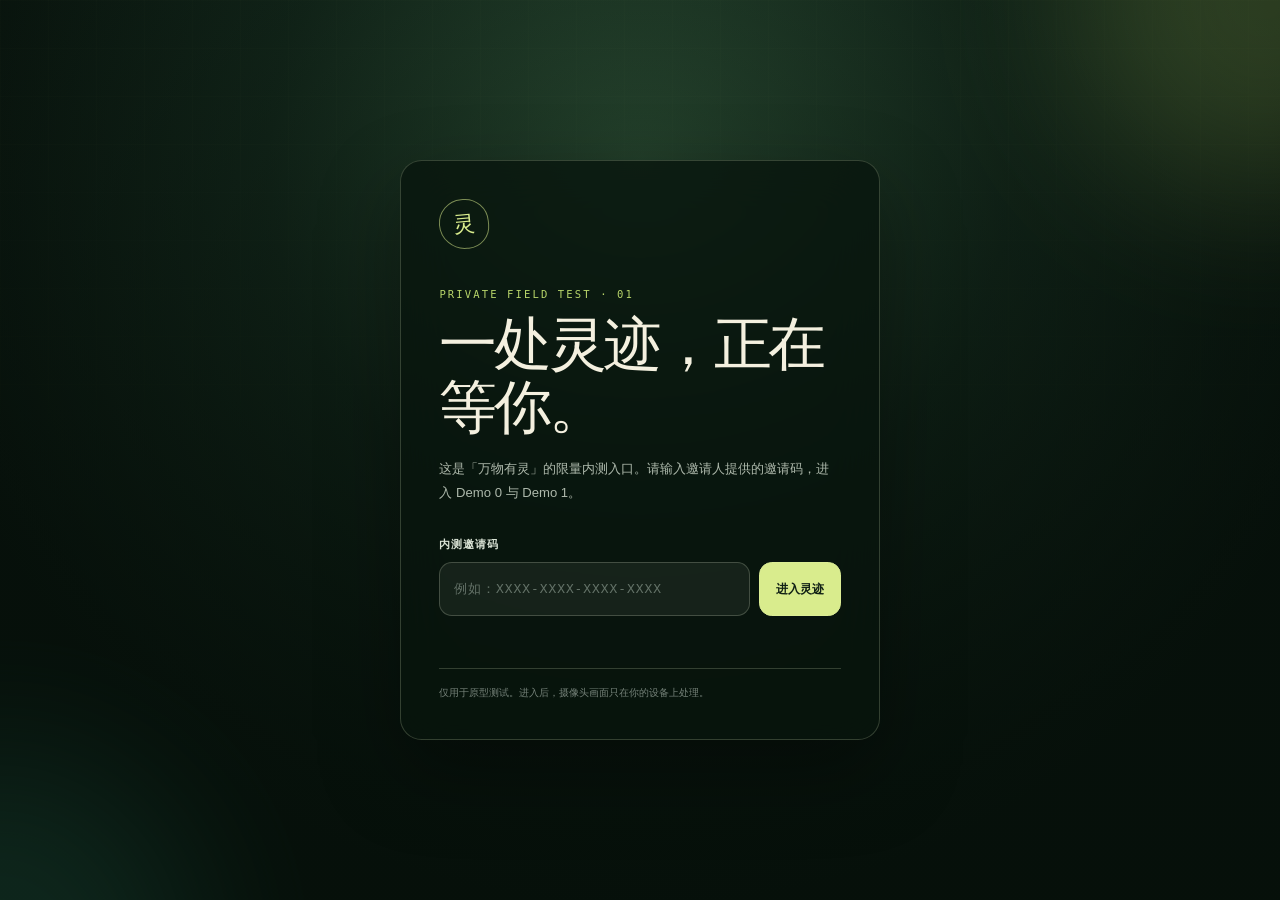
<file: index.html>
<!DOCTYPE html><html lang="zh-CN"><head><meta charSet="utf-8"/><meta name="viewport" content="width=device-width, initial-scale=1"/><link rel="stylesheet" href="/assets/index-BsbDA67g.css" data-rsc-css-href="/assets/index-BsbDA67g.css" data-precedence="vite-rsc/importer-resources"/><link rel="modulepreload" href="/assets/layout-segment-context-DZPkjuBg.js" crossorigin=""/><link rel="modulepreload" href="/assets/rolldown-runtime-S-ySWqyJ.js" crossorigin=""/><link rel="modulepreload" href="/assets/index-CpuHXB1q.js" crossorigin=""/><link rel="modulepreload" href="/assets/framework-CXnKph_e.js" crossorigin=""/><link rel="modulepreload" href="/assets/SpiritExperience-D_e4L68l.js" crossorigin=""/><title>万物有灵 · Demo 0</title><meta name="description" content="把现实中的一张识别卡，变成可对话、可选择、会记住你的互动叙事入口。"/><meta name="robots" content="noindex, nofollow, nocache"/><meta name="googlebot" content="noindex, nofollow, noimageindex"/><meta property="og:title" content="万物有灵 · Demo 0"/><meta property="og:description" content="把现实中的一张识别卡，变成可对话、可选择、会记住你的互动叙事入口。"/><meta property="og:type" content="website"/><meta property="og:image" content="http://localhost:3000/og.png"/><meta property="og:image:width" content="1672"/><meta property="og:image:height" content="941"/><meta name="twitter:card" content="summary_large_image"/><meta name="twitter:title" content="万物有灵 · Demo 0"/><meta name="twitter:description" content="把现实中的一张识别卡，变成可对话、可选择、会记住你的互动叙事入口。"/><meta name="twitter:image" content="http://localhost:3000/og.png"/><link rel="icon" href="http://localhost:3000/assets/yaya.png"/><link rel="apple-touch-icon" href="http://localhost:3000/assets/yaya.png"/><meta name="theme-color" content="#0b1711"/><script type="importmap">{"imports":{"three":"/vendor/three/three.module.js","three/addons/":"/vendor/three/addons/"}}</script></head><body><main class="invite-shell"><div class="invite-ambient invite-ambient-one" aria-hidden="true"></div><div class="invite-ambient invite-ambient-two" aria-hidden="true"></div><section class="invite-card" aria-labelledby="invite-title"><div class="invite-mark" aria-hidden="true">灵</div><p class="invite-kicker">PRIVATE FIELD TEST · 01</p><h1 id="invite-title">一处灵迹，正在等你。</h1><p class="invite-lede">这是「万物有灵」的限量内测入口。请输入邀请人提供的邀请码，进入 Demo 0 与 Demo 1。</p><form class="invite-form"><label for="invite-code">内测邀请码</label><div class="invite-input-row"><input id="invite-code" type="text" placeholder="例如：XXXX-XXXX-XXXX-XXXX" autoComplete="off" autoCapitalize="characters" spellCheck="false" enterKeyHint="go" aria-describedby="invite-help invite-error" name="invite-code" value=""/><button type="submit">进入灵迹</button></div><p id="invite-error" class="invite-error " aria-live="polite"> </p></form><p id="invite-help" class="invite-help">仅用于原型测试。进入后，摄像头画面只在你的设备上处理。</p></section></main><script id="_R_">import("/assets/index-CpuHXB1q.js")</script></body></html><script>self.__VINEXT_RSC_PARAMS__={}</script><script>self.__VINEXT_RSC_NAV__={"pathname":"/","searchParams":[]}</script><link rel="modulepreload" href="/assets/index-CpuHXB1q.js" />
<script>self.__VINEXT_RSC_CHUNKS__=self.__VINEXT_RSC_CHUNKS__||[];self.__VINEXT_RSC_CHUNKS__.push("2:I[\"8c0f216c4604\",[],\"Children\",1]\n3:I[\"15c18cfaeeff\",[],\"LayoutSegmentProvider\",1]\n4:I[\"8c0f216c4604\",[],\"Slot\",1]\n5:I[\"593f344dc510\",[],\"RedirectBoundary\",1]\n:HL[\"/assets/index-BsbDA67g.css\",\"style\"]\n")</script><script>self.__VINEXT_RSC_CHUNKS__=self.__VINEXT_RSC_CHUNKS__||[];self.__VINEXT_RSC_CHUNKS__.push("0:{\"__route\":\"route:/\",\"__interceptionContext\":null,\"__layoutIds\":[\"layout:/\"],\"__rootLayout\":\"/\",\"page:/\":\"$L1\",\"layout:/\":[[[[\"$\",\"link\",\"css:/assets/index-BsbDA67g.css\",{\"rel\":\"stylesheet\",\"precedence\":\"vite-rsc/importer-resources\",\"href\":\"/assets/index-BsbDA67g.css\",\"data-rsc-css-href\":\"/assets/index-BsbDA67g.css\"}],\"$undefined\"],[\"$\",\"html\",null,{\"lang\":\"zh-CN\",\"children\":[[\"$\",\"head\",null,{\"children\":[\"$\",\"script\",null,{\"type\":\"importmap\",\"dangerouslySetInnerHTML\":{\"__html\":\"{\\\"imports\\\":{\\\"three\\\":\\\"/vendor/three/three.module.js\\\",\\\"three/addons/\\\":\\\"/vendor/three/addons/\\\"}}\"}}]}],[\"$\",\"body\",null,{\"children\":[\"$\",\"$L2\",null,{}]}]]}]],null],\"route:/\":[[[\"$\",\"meta\",null,{\"charSet\":\"utf-8\"}],[[\"$\",\"title\",\"0\",{\"children\":\"万物有灵 · Demo 0\"}],[\"$\",\"meta\",\"1\",{\"name\":\"description\",\"content\":\"把现实中的一张识别卡，变成可对话、可选择、会记住你的互动叙事入口。\"}],[\"$\",\"meta\",\"2\",{\"name\":\"robots\",\"content\":\"noindex, nofollow, nocache\"}],[\"$\",\"meta\",\"3\",{\"name\":\"googlebot\",\"content\":\"noindex, nofollow, noimageindex\"}],[\"$\",\"meta\",\"4\",{\"property\":\"og:title\",\"content\":\"万物有灵 · Demo 0\"}],[\"$\",\"meta\",\"5\",{\"property\":\"og:description\",\"content\":\"把现实中的一张识别卡，变成可对话、可选择、会记住你的互动叙事入口。\"}],[\"$\",\"meta\",\"6\",{\"property\":\"og:type\",\"content\":\"website\"}],[\"$\",\"meta\",\"7\",{\"property\":\"og:image\",\"content\":\"http://localhost:3000/og.png\"}],[\"$\",\"meta\",\"8\",{\"property\":\"og:image:width\",\"content\":\"1672\"}],[\"$\",\"meta\",\"9\",{\"property\":\"og:image:height\",\"content\":\"941\"}],[\"$\",\"meta\",\"10\",{\"name\":\"twitter:card\",\"content\":\"summary_large_image\"}],[\"$\",\"meta\",\"11\",{\"name\":\"twitter:title\",\"content\":\"万物有灵 · Demo 0\"}],[\"$\",\"meta\",\"12\",{\"name\":\"twitter:description\",\"content\":\"把现实中的一张识别卡，变成可对话、可选择、会记住你的互动叙事入口。\"}],[\"$\",\"meta\",\"13\",{\"name\":\"twitter:image\",\"content\":\"http://localhost:3000/og.png\"}],[\"$\",\"link\",\"14\",{\"rel\":\"icon\",\"href\":\"http://localhost:3000/assets/yaya.png\"}],[\"$\",\"link\",\"15\",{\"rel\":\"apple-touch-icon\",\"href\":\"http://localhost:3000/assets/yaya.png\"}]],[[\"$\",\"meta\",\"0\",{\"name\":\"viewport\",\"content\":\"width=device-width, initial-scale=1\"}],[\"$\",\"meta\",\"1\",{\"name\":\"theme-color\",\"content\":\"#0b1711\"}]]],[\"$\",\"$L3\",null,{\"segmentMap\":{\"children\":[]},\"children\":[\"$\",\"$L4\",null,{\"id\":\"layout:/\",\"parallelSlots\":\"$undefined\",\"children\":[\"$\",\"$L5\",null,{\"children\":[\"$\",\"$L3\",null,{\"segmentMap\":{\"children\":[]},\"children\":[\"$\",\"$L4\",null,{\"id\":\"page:/\"}]}]}]}]}]],\"__layoutFlags\":{\"layout:/\":\"s\"},\"__artifactCompatibility\":{\"schemaVersion\":1,\"graphVersion\":\"app-route-graph:4uhn5s1wvoptc\",\"deploymentVersion\":\"c8715518-3ece-4718-96cf-eecc78c6c445\",\"appElementsSchemaVersion\":1,\"rscPayloadSchemaVersion\":1,\"rootBoundaryId\":\"/\",\"renderEpoch\":null}}\n")</script><script>self.__VINEXT_RSC_CHUNKS__=self.__VINEXT_RSC_CHUNKS__||[];self.__VINEXT_RSC_CHUNKS__.push("6:I[\"be9ac6d114c8\",[],\"default\",1]\n1:[\"$\",\"$L6\",null,{\"level\":0}]\n")</script><script>self.__VINEXT_RSC_DONE__=true</script>
</file>
<file: assets/index-BsbDA67g.css>
/*! tailwindcss v4.2.1 | MIT License | https://tailwindcss.com */
@layer properties{@supports (((-webkit-hyphens:none)) and (not (margin-trim:inline))) or ((-moz-orient:inline) and (not (color:rgb(from red r g b)))){*,:before,:after,::backdrop{--tw-rotate-x:initial;--tw-rotate-y:initial;--tw-rotate-z:initial;--tw-skew-x:initial;--tw-skew-y:initial;--tw-shadow:0 0 #0000;--tw-shadow-color:initial;--tw-shadow-alpha:100%;--tw-inset-shadow:0 0 #0000;--tw-inset-shadow-color:initial;--tw-inset-shadow-alpha:100%;--tw-ring-color:initial;--tw-ring-shadow:0 0 #0000;--tw-inset-ring-color:initial;--tw-inset-ring-shadow:0 0 #0000;--tw-ring-inset:initial;--tw-ring-offset-width:0px;--tw-ring-offset-color:#fff;--tw-ring-offset-shadow:0 0 #0000;--tw-outline-style:solid;--tw-blur:initial;--tw-brightness:initial;--tw-contrast:initial;--tw-grayscale:initial;--tw-hue-rotate:initial;--tw-invert:initial;--tw-opacity:initial;--tw-saturate:initial;--tw-sepia:initial;--tw-drop-shadow:initial;--tw-drop-shadow-color:initial;--tw-drop-shadow-alpha:100%;--tw-drop-shadow-size:initial}}}@layer theme{:root,:host{--font-sans:ui-sans-serif, system-ui, sans-serif, "Apple Color Emoji", "Segoe UI Emoji", "Segoe UI Symbol", "Noto Color Emoji";--font-mono:ui-monospace, SFMono-Regular, Menlo, Monaco, Consolas, "Liberation Mono", "Courier New", monospace;--spacing:.25rem;--default-transition-duration:.15s;--default-transition-timing-function:cubic-bezier(.4, 0, .2, 1);--default-font-family:var(--font-sans);--default-mono-font-family:var(--font-mono)}}@layer base{*,:after,:before,::backdrop{box-sizing:border-box;border:0 solid;margin:0;padding:0}::file-selector-button{box-sizing:border-box;border:0 solid;margin:0;padding:0}html,:host{-webkit-text-size-adjust:100%;tab-size:4;line-height:1.5;font-family:var(--default-font-family,ui-sans-serif, system-ui, sans-serif, "Apple Color Emoji", "Segoe UI Emoji", "Segoe UI Symbol", "Noto Color Emoji");font-feature-settings:var(--default-font-feature-settings,normal);font-variation-settings:var(--default-font-variation-settings,normal);-webkit-tap-highlight-color:transparent}hr{height:0;color:inherit;border-top-width:1px}abbr:where([title]){-webkit-text-decoration:underline dotted;text-decoration:underline dotted}h1,h2,h3,h4,h5,h6{font-size:inherit;font-weight:inherit}a{color:inherit;-webkit-text-decoration:inherit;-webkit-text-decoration:inherit;-webkit-text-decoration:inherit;-webkit-text-decoration:inherit;text-decoration:inherit}b,strong{font-weight:bolder}code,kbd,samp,pre{font-family:var(--default-mono-font-family,ui-monospace, SFMono-Regular, Menlo, Monaco, Consolas, "Liberation Mono", "Courier New", monospace);font-feature-settings:var(--default-mono-font-feature-settings,normal);font-variation-settings:var(--default-mono-font-variation-settings,normal);font-size:1em}small{font-size:80%}sub,sup{vertical-align:baseline;font-size:75%;line-height:0;position:relative}sub{bottom:-.25em}sup{top:-.5em}table{text-indent:0;border-color:inherit;border-collapse:collapse}:-moz-focusring{outline:auto}progress{vertical-align:baseline}summary{display:list-item}ol,ul,menu{list-style:none}img,svg,video,canvas,audio,iframe,embed,object{vertical-align:middle;display:block}img,video{max-width:100%;height:auto}button,input,select,optgroup,textarea{font:inherit;font-feature-settings:inherit;font-variation-settings:inherit;letter-spacing:inherit;color:inherit;opacity:1;background-color:#0000;border-radius:0}::file-selector-button{font:inherit;font-feature-settings:inherit;font-variation-settings:inherit;letter-spacing:inherit;color:inherit;opacity:1;background-color:#0000;border-radius:0}:where(select:is([multiple],[size])) optgroup{font-weight:bolder}:where(select:is([multiple],[size])) optgroup option{padding-inline-start:20px}::file-selector-button{margin-inline-end:4px}::placeholder{opacity:1}@supports (not ((-webkit-appearance:-apple-pay-button))) or (contain-intrinsic-size:1px){::placeholder{color:currentColor}@supports (color:color-mix(in lab, red, red)){::placeholder{color:color-mix(in oklab, currentcolor 50%, transparent)}}}textarea{resize:vertical}::-webkit-search-decoration{-webkit-appearance:none}::-webkit-date-and-time-value{min-height:1lh;text-align:inherit}::-webkit-datetime-edit{display:inline-flex}::-webkit-datetime-edit-fields-wrapper{padding:0}::-webkit-datetime-edit{padding-block:0}::-webkit-datetime-edit-year-field{padding-block:0}::-webkit-datetime-edit-month-field{padding-block:0}::-webkit-datetime-edit-day-field{padding-block:0}::-webkit-datetime-edit-hour-field{padding-block:0}::-webkit-datetime-edit-minute-field{padding-block:0}::-webkit-datetime-edit-second-field{padding-block:0}::-webkit-datetime-edit-millisecond-field{padding-block:0}::-webkit-datetime-edit-meridiem-field{padding-block:0}::-webkit-calendar-picker-indicator{line-height:1}:-moz-ui-invalid{box-shadow:none}button,input:where([type=button],[type=reset],[type=submit]){appearance:button}::file-selector-button{appearance:button}::-webkit-inner-spin-button{height:auto}::-webkit-outer-spin-button{height:auto}[hidden]:where(:not([hidden=until-found])){display:none!important}}@layer components;@layer utilities{.visible{visibility:visible}.absolute{position:absolute}.fixed{position:fixed}.relative{position:relative}.static{position:static}.start{inset-inline-start:var(--spacing)}.end{inset-inline-end:var(--spacing)}.container{width:100%}@media (width>=40rem){.container{max-width:40rem}}@media (width>=48rem){.container{max-width:48rem}}@media (width>=64rem){.container{max-width:64rem}}@media (width>=80rem){.container{max-width:80rem}}@media (width>=96rem){.container{max-width:96rem}}.block{display:block}.contents{display:contents}.grid{display:grid}.hidden{display:none}.table{display:table}.shrink{flex-shrink:1}.transform{transform:var(--tw-rotate-x,) var(--tw-rotate-y,) var(--tw-rotate-z,) var(--tw-skew-x,) var(--tw-skew-y,)}.resize{resize:both}.shadow{--tw-shadow:0 1px 3px 0 var(--tw-shadow-color,#0000001a), 0 1px 2px -1px var(--tw-shadow-color,#0000001a);box-shadow:var(--tw-inset-shadow), var(--tw-inset-ring-shadow), var(--tw-ring-offset-shadow), var(--tw-ring-shadow), var(--tw-shadow)}.ring{--tw-ring-shadow:var(--tw-ring-inset,) 0 0 0 calc(1px + var(--tw-ring-offset-width)) var(--tw-ring-color,currentcolor);box-shadow:var(--tw-inset-shadow), var(--tw-inset-ring-shadow), var(--tw-ring-offset-shadow), var(--tw-ring-shadow), var(--tw-shadow)}.outline{outline-style:var(--tw-outline-style);outline-width:1px}.blur{--tw-blur:blur(8px);filter:var(--tw-blur,) var(--tw-brightness,) var(--tw-contrast,) var(--tw-grayscale,) var(--tw-hue-rotate,) var(--tw-invert,) var(--tw-saturate,) var(--tw-sepia,) var(--tw-drop-shadow,)}.grayscale{--tw-grayscale:grayscale(100%);filter:var(--tw-blur,) var(--tw-brightness,) var(--tw-contrast,) var(--tw-grayscale,) var(--tw-hue-rotate,) var(--tw-invert,) var(--tw-saturate,) var(--tw-sepia,) var(--tw-drop-shadow,)}.invert{--tw-invert:invert(100%);filter:var(--tw-blur,) var(--tw-brightness,) var(--tw-contrast,) var(--tw-grayscale,) var(--tw-hue-rotate,) var(--tw-invert,) var(--tw-saturate,) var(--tw-sepia,) var(--tw-drop-shadow,)}.filter{filter:var(--tw-blur,) var(--tw-brightness,) var(--tw-contrast,) var(--tw-grayscale,) var(--tw-hue-rotate,) var(--tw-invert,) var(--tw-saturate,) var(--tw-sepia,) var(--tw-drop-shadow,)}.transition{transition-property:color,background-color,border-color,outline-color,text-decoration-color,fill,stroke,--tw-gradient-from,--tw-gradient-via,--tw-gradient-to,opacity,box-shadow,transform,translate,scale,rotate,filter,-webkit-backdrop-filter,backdrop-filter,display,content-visibility,overlay,pointer-events;transition-timing-function:var(--tw-ease,var(--default-transition-timing-function));transition-duration:var(--tw-duration,var(--default-transition-duration))}}:root{--ink:#f4f0df;--muted:#a9b6a6;--moss:#0b1711;--moss-soft:#13251b;--moss-bright:#1e3b28;--leaf:#b8d56a;--leaf-bright:#d9ec8d;--amber:#f1c76b;--line:#e1eec133;--panel:#0e1e15d1;--sans:"PingFang SC", "Hiragino Sans GB", "Microsoft YaHei", sans-serif;--serif:"Songti SC", "STSong", "Noto Serif CJK SC", serif}*{box-sizing:border-box}html{background:var(--moss);min-height:100%}body{background:var(--moss);min-height:100%;color:var(--ink);font-family:var(--sans);-webkit-font-smoothing:antialiased;-webkit-tap-highlight-color:transparent;margin:0}button,a{font:inherit}button{color:inherit}button:focus-visible,a:focus-visible,input:focus-visible{outline:2px solid var(--leaf-bright);outline-offset:3px}.invite-shell{min-height:100svh;padding:calc(1.5rem + env(safe-area-inset-top)) 1.25rem calc(1.5rem + env(safe-area-inset-bottom));isolation:isolate;background:linear-gradient(#06100a33,#06100ae0),radial-gradient(circle at 50% 18%,#2f5338 0%,#13271b 38%,#07100b 76%);place-items:center;display:grid;position:relative;overflow:hidden}.invite-shell:before{z-index:-1;opacity:.16;content:"";background-image:linear-gradient(#d9ec8d14 1px,#0000 1px),linear-gradient(90deg,#d9ec8d14 1px,#0000 1px);background-size:3rem 3rem;position:absolute;inset:0;-webkit-mask-image:linear-gradient(#000,#0000 72%);mask-image:linear-gradient(#000,#0000 72%)}.invite-ambient{z-index:-1;filter:blur(80px);opacity:.22;border-radius:50%;width:24rem;height:24rem;position:absolute}.invite-ambient-one{background:#a7cd65;top:-12rem;right:-11rem}.invite-ambient-two{background:#2c7960;bottom:-15rem;left:-12rem}.invite-card{-webkit-backdrop-filter:blur(24px);backdrop-filter:blur(24px);background:#08150dc7;border:1px solid #e1eec133;border-radius:1.35rem;width:min(100%,30rem);padding:clamp(1.4rem,6vw,2.4rem);box-shadow:0 2rem 5rem #00000057}.invite-mark{width:3.15rem;height:3.15rem;color:var(--leaf-bright);font-family:var(--serif);border:1px solid #d9ec8d8c;border-radius:50% 50% 46% 54%;place-items:center;margin-bottom:2.3rem;font-size:1.35rem;display:grid;transform:rotate(-5deg)}.invite-kicker{color:var(--leaf);letter-spacing:.2em;margin:0 0 .75rem;font-family:ui-monospace,SFMono-Regular,Menlo,monospace;font-size:.66rem}.invite-card h1{max-width:10em;font-family:var(--serif);letter-spacing:-.055em;margin:0;font-size:clamp(2.2rem,10vw,3.6rem);font-weight:500;line-height:1.08}.invite-lede{color:#aeb9ac;margin:1.15rem 0 2rem;font-size:.82rem;line-height:1.8}.invite-form label{color:#d9e2d4;letter-spacing:.08em;margin-bottom:.55rem;font-size:.7rem;font-weight:600;display:block}.invite-input-row{grid-template-columns:minmax(0,1fr) auto;gap:.55rem;display:grid}.invite-input-row input,.invite-input-row button{border-radius:.8rem;min-height:3.35rem}.invite-input-row input{min-width:0;color:var(--ink);letter-spacing:.08em;text-transform:uppercase;background:#f6f9ed0f;border:1px solid #e5eed338;padding:.7rem .85rem;font:.8rem ui-monospace,SFMono-Regular,Menlo,monospace}.invite-input-row input::placeholder{color:#647268}.invite-input-row button{background:var(--leaf-bright);color:#112015;cursor:pointer;border:1px solid #dced95;padding:.7rem 1rem;font-size:.76rem;font-weight:700}.invite-input-row button:disabled{cursor:wait;opacity:.7}.invite-error{color:#e99b86;opacity:0;min-height:1.3rem;margin:.55rem 0 0;font-size:.68rem;line-height:1.5}.invite-error.is-visible{opacity:1}.invite-help{border-top:1px solid var(--line);color:#758279;margin:1.4rem 0 0;padding-top:1rem;font-size:.63rem;line-height:1.6}@media (width<=28rem){.invite-input-row{grid-template-columns:1fr}.invite-input-row button{width:100%}}.app-shell{isolation:isolate;background:radial-gradient(circle at 48% 40%,#3567453d,#0000 34%),linear-gradient(165deg,#14281c 0%,#0b1711 46%,#08110d 100%);min-height:100svh;position:relative;overflow:hidden}.ambient{z-index:-1;pointer-events:none;filter:blur(90px);opacity:.16;border-radius:50%;width:42rem;height:42rem;position:fixed}.ambient-one{background:#bbd765;top:-30rem;left:-22rem}.ambient-two{background:#367d5e;bottom:-30rem;right:-28rem}.topbar{z-index:30;width:min(100%,62rem);height:5.6rem;padding:max(.8rem, env(safe-area-inset-top)) 1.25rem .75rem;justify-content:space-between;align-items:center;margin:0 auto;display:flex;position:relative}.brand{text-align:left;background:0 0;border:0;align-items:center;gap:.75rem;padding:0;display:flex}.brand-mark{width:2.2rem;height:2.2rem;color:var(--leaf-bright);font-family:var(--serif);border:1px solid #d9ec8d80;border-radius:50% 50% 46% 54%;place-items:center;font-size:1.05rem;display:grid;transform:rotate(-5deg)}.brand strong,.brand small{display:block}.brand strong{font-family:var(--serif);letter-spacing:.18em;font-size:1rem;font-weight:600}.brand small{color:#829184;letter-spacing:.18em;margin-top:.14rem;font-family:ui-monospace,SFMono-Regular,Menlo,monospace;font-size:.52rem}.demo-badge{color:#c4d59b;letter-spacing:.15em;border:1px solid #d9ec8d47;border-radius:999px;padding:.34rem .55rem;font-family:ui-monospace,SFMono-Regular,Menlo,monospace;font-size:.62rem}.welcome-screen,.result-screen{z-index:2;width:min(100%,34rem);min-height:calc(100svh - 5.6rem);padding:1.3rem 1.25rem calc(1.5rem + env(safe-area-inset-bottom));flex-direction:column;margin:0 auto;display:flex;position:relative}.welcome-copy{z-index:2;position:relative}.eyebrow{color:var(--leaf);letter-spacing:.22em;text-transform:uppercase;align-items:center;gap:.5rem;margin:0 0 .95rem;font-size:.7rem;font-weight:600;display:flex}.welcome-copy h1,.result-screen h1{font-family:var(--serif);letter-spacing:-.06em;margin:0;font-size:clamp(2.5rem,11vw,4.2rem);font-weight:500;line-height:1.1}.welcome-copy h1 em{color:var(--leaf-bright);font-style:normal}.lede{color:#b9c3b5;max-width:31rem;margin:1.1rem 0 0;font-size:.9rem;line-height:1.8}.spirit-stage{z-index:1;place-items:center;min-height:clamp(17rem,42svh,26rem);margin:-.4rem 0 -1.25rem;display:grid;position:relative}.spirit{z-index:3;object-fit:contain;filter:drop-shadow(0 1.3rem 2.3rem #0000006b);width:auto;position:relative}.welcome-spirit{height:min(43svh,27rem);animation:5s ease-in-out infinite spirit-float}.spirit-glow{z-index:0;filter:blur(8px);background:radial-gradient(circle,#f4cd6966,#5b8b401a 48%,#0000 72%);border-radius:50%;width:13rem;height:13rem;animation:3.6s ease-in-out infinite glow-breathe;position:absolute}.orbit{z-index:1;border:1px solid #d9ec8d2e;border-radius:50%;position:absolute}.orbit:after{background:var(--leaf-bright);width:.32rem;height:.32rem;box-shadow:0 0 .9rem var(--leaf-bright);content:"";border-radius:50%;position:absolute;top:48%;left:-.18rem}.orbit-one{width:14.5rem;height:14.5rem;animation:18s linear infinite orbit-spin}.orbit-two{opacity:.55;border-style:dashed;width:18rem;height:18rem;animation:28s linear infinite reverse orbit-spin}.spirit-name{z-index:5;color:#dbe6c2;-webkit-backdrop-filter:blur(12px);backdrop-filter:blur(12px);background:#06100ab8;border:1px solid #edf2ce40;border-radius:999px;padding:.36rem .62rem;font-size:.67rem;position:absolute;bottom:21%;right:7%}.welcome-actions,.result-actions{z-index:5;gap:.72rem;display:grid;position:relative}.primary-button,.demo-button,.glass-button,.text-button,.choice-button{cursor:pointer}.primary-button,.demo-button,.download-button{border-radius:.95rem;justify-content:space-between;align-items:center;width:100%;min-height:3.65rem;padding:.75rem 1rem;text-decoration:none;display:flex}.primary-button{background:var(--leaf-bright);color:#112015;border:1px solid #dced95;font-weight:700;box-shadow:0 .8rem 2.2rem #b2d2652b}.primary-button>span:last-child{background:#0d1f121f;border-radius:50%;place-items:center;width:2.1rem;height:2.1rem;display:grid}.demo-button{color:#d8dfd1;background:#f2f6e60f;border:1px solid #e3efc92e;justify-content:center}.text-button{color:#c9d49e;background:0 0;border:0;border-bottom:1px solid #d9ec8d73;justify-self:center;padding:.15rem .25rem;font-size:.75rem}.version-link{color:#91a383;justify-self:center;font-size:.68rem;line-height:1.5;text-decoration:none;transition:color .16s}.version-link:hover{color:var(--leaf-bright)}.privacy-note{color:#77867a;justify-content:center;align-items:center;gap:.48rem;margin-top:1rem;font-size:.62rem;display:flex}.pulse-dot,.status-light{background:#8db76a;border-radius:50%;width:.42rem;height:.42rem;animation:2s infinite pulse;box-shadow:0 0 #8db76a8c}.last-run{border:0;border-top:1px solid var(--line);color:#7f8f82;text-align:left;background:0 0;justify-content:space-between;align-items:center;margin-top:1rem;padding:.7rem 0;display:flex}.last-run span{gap:.15rem;font-size:.6rem;display:grid}.last-run strong{color:#cfd9c5;font-family:var(--serif);font-size:.78rem}.ar-runtime{z-index:0;background:#07100b;position:fixed;inset:0;overflow:hidden}.ar-runtime>video,.ar-runtime>canvas{max-width:none!important}.scan-screen,.encounter-screen{z-index:4;min-height:calc(100svh - 5.6rem);position:relative}.scan-screen{padding:1rem 1.25rem calc(2rem + env(safe-area-inset-bottom));flex-direction:column;justify-content:center;align-items:center;display:flex}.scan-status,.encounter-status{color:#d7dfd3;-webkit-backdrop-filter:blur(14px);backdrop-filter:blur(14px);background:#060e09b3;border:1px solid #e9f1da33;border-radius:999px;align-items:center;gap:.5rem;padding:.48rem .72rem;font-size:.68rem;display:flex}.scan-status{position:absolute;top:1rem;left:50%;transform:translate(-50%)}.status-loading{background:var(--amber)}.status-error{background:#e1785f;animation:none}.status-active{background:#a8d56f}.scan-frame{aspect-ratio:1.55;background:radial-gradient(circle,#dbee9d0d,#0000 58%);border:1px solid #e8f2d217;width:min(74vw,20rem);position:relative}.corner{border-color:var(--leaf-bright);filter:drop-shadow(0 0 .5rem #d9ec8d66);width:2.2rem;height:2.2rem;position:absolute}.corner-tl{border-top:2px solid;border-left:2px solid;top:-1px;left:-1px}.corner-tr{border-top:2px solid;border-right:2px solid;top:-1px;right:-1px}.corner-bl{border-bottom:2px solid;border-left:2px solid;bottom:-1px;left:-1px}.corner-br{border-bottom:2px solid;border-right:2px solid;bottom:-1px;right:-1px}.scan-line{background:linear-gradient(90deg, transparent, var(--leaf-bright), transparent);height:1px;animation:2.8s ease-in-out infinite scan;position:absolute;left:0;right:0;box-shadow:0 0 1rem #d9ec8da6}.focus-seed{color:var(--leaf-bright);font-size:1.2rem;position:absolute;top:50%;left:50%;transform:translate(-50%,-50%)}.scan-instructions{text-align:center;min-height:5rem;margin-top:1.5rem}.scan-instructions strong{font-family:var(--serif);font-size:1.05rem;font-weight:500}.scan-instructions p{color:#a8b3a6;max-width:22rem;margin:.45rem auto 0;font-size:.72rem;line-height:1.6}.scan-actions{right:1.25rem;bottom:calc(1.5rem + env(safe-area-inset-bottom));grid-template-columns:1fr 1fr;gap:.65rem;display:grid;position:absolute;left:1.25rem}.glass-button{color:#d8e0d5;-webkit-backdrop-filter:blur(14px);backdrop-filter:blur(14px);background:#07100ba8;border:1px solid #ebf2dc33;border-radius:.85rem;min-height:3rem;font-size:.72rem}.encounter-screen{padding:0 1rem calc(1rem + env(safe-area-inset-bottom));flex-direction:column;justify-content:flex-end;align-items:stretch;display:flex}.demo-world{z-index:-1;background:linear-gradient(#08120c0d,#070f0ac2),radial-gradient(circle at 50% 42%,#35563d 0%,#172d20 38%,#09140e 75%);position:absolute;inset:-5.6rem 0 0;overflow:hidden}.demo-world:before,.demo-world:after{content:"";filter:blur(4px);background:repeating-linear-gradient(105deg,#577c4f33 0 3px,#0000 3px 22px);border-radius:50%;height:12rem;position:absolute;bottom:9rem;left:-8rem;right:-8rem;transform:rotate(-4deg)}.demo-world:after{opacity:.45;bottom:3rem;transform:rotate(7deg)}.demo-table{transform-origin:bottom;background:linear-gradient(#4a3823cc,#19170fe6);border-top:1px solid #efdfb129;height:21%;position:absolute;bottom:22%;left:-10%;right:-10%;transform:perspective(26rem)rotateX(62deg)}.encounter-spirit{height:min(55svh,34rem);animation:1s cubic-bezier(.2,.8,.2,1) both encounter-arrive,5s ease-in-out 1s infinite spirit-float;position:absolute;bottom:24%;left:50%;transform:translate(-50%)}.encounter-glow{width:17rem;height:17rem;bottom:35%;left:50%;transform:translate(-50%)}.magic-particle{color:var(--leaf-bright);text-shadow:0 0 .8rem;animation:3s ease-in-out infinite particle-rise;position:absolute}.particle-one{top:28%;left:22%}.particle-two{animation-delay:-1s;top:18%;right:23%}.particle-three{animation-delay:-2.1s;top:47%;right:17%}.encounter-status{white-space:nowrap;position:absolute;top:1rem;left:50%;transform:translate(-50%)}.lost-target-note{color:#f0d998;text-align:center;-webkit-backdrop-filter:blur(12px);backdrop-filter:blur(12px);background:#131b13cc;border:1px solid #f1c76b40;border-radius:.75rem;gap:.1rem;width:min(100% - 2rem,22rem);padding:.65rem .8rem;display:grid;position:absolute;top:4.5rem;left:50%;transform:translate(-50%)}.lost-target-note strong{font-size:.74rem}.lost-target-note span{color:#c1b792;font-size:.6rem}.dialogue-panel{z-index:8;-webkit-backdrop-filter:blur(22px);backdrop-filter:blur(22px);background:linear-gradient(145deg,#0f2015eb,#07110bf0);border:1px solid #e6efd32e;border-radius:1.2rem;width:min(100%,34rem);margin:0 auto;padding:1rem;position:relative;box-shadow:0 1.5rem 4rem #00000061}.speaker-row{align-items:center;display:flex}.speaker-avatar{background:#1b3222;border:1px solid #d9ec8d4d;border-radius:50%;place-items:center;width:2.55rem;height:2.55rem;margin-right:.7rem;display:grid;overflow:hidden}.speaker-avatar img{object-fit:contain;object-position:center 20%;width:82%;height:82%}.speaker-label{color:#84947f;letter-spacing:.17em;font-family:ui-monospace,SFMono-Regular,Menlo,monospace;font-size:.5rem}.speaker-row h2{font-family:var(--serif);margin:.12rem 0 0;font-size:.94rem;font-weight:500}.sound-wave{align-items:center;gap:.16rem;height:1rem;margin-left:auto;display:flex}.sound-wave i{background:var(--leaf);border-radius:2px;width:2px;animation:.8s ease-in-out infinite alternate sound;display:block}.sound-wave i:first-child{height:.35rem}.sound-wave i:nth-child(2){height:.7rem;animation-delay:-.3s}.sound-wave i:nth-child(3){height:.48rem;animation-delay:-.55s}.dialogue-text{font-family:var(--serif);letter-spacing:.01em;margin:1.05rem 0 0;font-size:clamp(1.18rem,5.3vw,1.48rem);line-height:1.55}.dialogue-aside{color:#8e9c8e;margin:.55rem 0 0;font-size:.67rem;line-height:1.55}.choice-list{gap:.55rem;margin-top:1.05rem;display:grid}.choice-button{color:#e5eadc;text-align:left;background:#edf3da0d;border:1px solid #deedba2e;border-radius:.8rem;grid-template-columns:auto 1fr auto;align-items:center;gap:.7rem;min-height:3rem;padding:.65rem .8rem;transition:border-color .16s,background .16s,transform .16s;display:grid}.choice-button:hover{background:#d9ec8d1a;border-color:#d9ec8d8c;transform:translateY(-1px)}.choice-index{color:#788775;font-family:ui-monospace,SFMono-Regular,Menlo,monospace;font-size:.56rem}.mission-screen{z-index:3;width:min(100%,34rem);min-height:calc(100svh - 5.6rem);padding:1rem 1.25rem calc(1.5rem + env(safe-area-inset-bottom));grid-template-rows:auto 1fr auto;margin:0 auto;display:grid;position:relative;overflow:hidden}.mission-grid{z-index:-1;opacity:.32;background-image:linear-gradient(#d9ec8d14 1px,#0000 1px),linear-gradient(90deg,#d9ec8d14 1px,#0000 1px);background-size:2rem 2rem;width:28rem;height:28rem;position:absolute;top:39%;left:50%;transform:translate(-50%,-50%)perspective(24rem)rotateX(58deg);-webkit-mask-image:radial-gradient(circle,#000 0%,#0000 68%);mask-image:radial-gradient(circle,#000 0%,#0000 68%)}.mission-heading{z-index:2;position:relative}.mission-heading .eyebrow{margin-bottom:.65rem}.mission-heading h1{font-family:var(--serif);letter-spacing:-.055em;margin:0;font-size:clamp(2.55rem,12vw,4rem);font-weight:500;line-height:1}.mission-heading h1 em{color:var(--leaf-bright);font-style:normal}.mission-heading>p:last-child{color:#aab7aa;max-width:25rem;margin:.75rem 0 0;font-size:.76rem;line-height:1.7}.seed-ritual{place-items:center;min-height:17rem;display:grid;position:relative}.ritual-ring{pointer-events:none;border:1px solid #d9ec8d29;border-radius:50%;position:absolute}.ritual-ring:before,.ritual-ring:after{background:var(--leaf-bright);content:"";border-radius:50%;width:.34rem;height:.34rem;position:absolute;box-shadow:0 0 1rem #d9ec8dcc}.ritual-ring:before{top:19%;right:8%}.ritual-ring:after{bottom:11%;left:15%}.ritual-ring-one{width:14rem;height:14rem;animation:18s linear infinite orbit-spin}.ritual-ring-two{opacity:.58;border-style:dashed;width:17rem;height:17rem;animation:26s linear infinite reverse orbit-spin}.seed-button{z-index:2;aspect-ratio:1;color:#132117;cursor:pointer;touch-action:none;-webkit-user-select:none;user-select:none;border:0;border-radius:50%;place-items:center;width:10.7rem;padding:.62rem;transition:filter .18s,transform .18s;display:grid;position:relative;box-shadow:0 0 0 .45rem #0b1711c7,0 0 0 .52rem #d9ec8d33,0 1.5rem 4rem #0000006b}.seed-button:before{border-radius:inherit;content:"";background:radial-gradient(circle at 42% 35%,#fff8bd 0 4%,#0000 5%),radial-gradient(circle at 50% 42%,#f5d66c 0 18%,#a9c85f 35%,#24462f 64%,#102219 75%);position:absolute;inset:.62rem;box-shadow:inset 0 0 1.6rem #fff6b061,0 0 2.8rem #d5e77757}.seed-button:after{content:"";border:1px solid #fff9c06b;border-radius:80% 20% 75% 25%;width:2.8rem;height:4.5rem;position:absolute;transform:rotate(45deg)}.seed-button:hover{filter:brightness(1.08)}.seed-button:active,.seed-ritual.is-holding .seed-button{filter:brightness(1.22);transform:scale(.96)}.seed-button.is-complete{filter:brightness(1.3);box-shadow:0 0 0 .45rem #0b1711c7,0 0 0 .58rem #d9ec8d7a,0 0 4rem #f1d76894}.seed-core,.seed-button small{z-index:3;position:relative}.seed-core{color:#fffbd0;text-shadow:0 0 1rem #fff7a9;align-self:end;font-size:2.1rem;line-height:1}.seed-button small{color:#fffed9db;letter-spacing:.1em;align-self:start;font-family:ui-monospace,SFMono-Regular,Menlo,monospace;font-size:.58rem}.mission-panel{z-index:4;-webkit-backdrop-filter:blur(18px);backdrop-filter:blur(18px);background:linear-gradient(145deg,#112217e6,#08120cf0);border:1px solid #e0eebf2e;border-radius:1.05rem;padding:1rem;position:relative;box-shadow:0 1.5rem 4rem #00000047}.mission-panel>div:first-child{justify-content:space-between;align-items:baseline;gap:1rem;display:flex}.mission-panel span,.mission-panel p{color:#849184;font-size:.62rem}.mission-panel strong{color:#dfe8d2;font-family:var(--serif);font-size:.9rem;font-weight:500}.mission-progress{background:#d9ec8d1a;border-radius:999px;height:.32rem;margin-top:.75rem;overflow:hidden}.mission-progress span{border-radius:inherit;background:linear-gradient(90deg, #6f9658, var(--leaf-bright), #f1ce70);height:100%;transition:width 80ms linear;display:block;box-shadow:0 0 .8rem #d9ec8d73}.mission-panel p{min-height:1.1rem;margin:.6rem 0 0;line-height:1.55}.result-screen{text-align:center;justify-content:center;align-items:center}.result-orbit{border:1px solid #d9ec8d33;border-radius:50%;place-items:center;width:8rem;height:8rem;margin:-.5rem 0 1.1rem;display:grid;position:relative}.result-orbit:before,.result-orbit:after{content:"";border:1px dashed #d9ec8d1f;border-radius:50%;position:absolute}.result-orbit:before{inset:-.7rem}.result-orbit:after{inset:.65rem}.result-spirit{z-index:2;object-fit:contain;filter:drop-shadow(0 .8rem 1.5rem #00000059);width:auto;height:8.3rem;position:relative}.result-glow{width:8rem;height:8rem}.result-screen .eyebrow{margin-bottom:.65rem}.ending-code{color:#7d8e7d;letter-spacing:.18em;margin-bottom:.55rem;font-family:ui-monospace,SFMono-Regular,Menlo,monospace;font-size:.55rem;display:block}.result-screen h1{color:var(--leaf-bright);font-size:clamp(2.2rem,10vw,3.6rem)}.result-summary{color:#aeb9ad;max-width:28rem;margin:.8rem auto 1rem;font-size:.78rem;line-height:1.75}.result-card{border:1px solid var(--line);background:#edf3da0a;border-radius:1rem;grid-template-columns:repeat(3,1fr);width:100%;margin:.2rem 0 .8rem;display:grid}.result-card div{gap:.35rem;min-width:0;padding:.75rem .35rem;display:grid}.result-card div+div{border-left:1px solid var(--line)}.result-card span{color:#758476;font-size:.56rem}.result-card strong{color:#dbe4d4;text-overflow:ellipsis;white-space:nowrap;font-size:.72rem;font-weight:500;overflow:hidden}.next-clue{color:#dbd4b9;width:100%;font-family:var(--serif);gap:.2rem;margin:0 0 1rem;font-size:.84rem;display:grid}.next-clue span{color:#7c897b;font-family:var(--sans);letter-spacing:.18em;font-size:.54rem}.result-actions{width:100%}.modal-backdrop{z-index:100;-webkit-backdrop-filter:blur(12px);backdrop-filter:blur(12px);background:#020804d1;place-items:center;padding:1rem;display:grid;position:fixed;inset:0}.target-modal{background:#112219;border:1px solid #e1eec133;border-radius:1.25rem;width:min(100%,30rem);max-height:calc(100svh - 2rem);padding:1.25rem;position:relative;overflow:auto;box-shadow:0 1.8rem 5rem #0000008c}.target-modal .eyebrow{margin-bottom:.45rem}.target-modal h2{font-family:var(--serif);margin:0;font-size:1.65rem;font-weight:500}.target-modal>p:not(.eyebrow){color:#9fac9f;margin:.55rem 2rem .9rem 0;font-size:.72rem;line-height:1.65}.modal-close{color:#b8c1b7;background:#ffffff0a;border:1px solid #e2eec62e;border-radius:50%;place-items:center;width:2rem;height:2rem;padding:0;font-size:1.2rem;display:grid;position:absolute;top:.8rem;right:.8rem}.target-image-wrap{background:#fff;border:1px solid #d9ec8d38;border-radius:.9rem;padding:.55rem;overflow:hidden}.target-image-wrap img{width:100%;height:auto;display:block}.download-button{margin-top:.8rem}.target-modal small{color:#708073;margin-top:.7rem;font-size:.56rem;line-height:1.5;display:block}@keyframes spirit-float{0%,to{transform:translateY(0)rotate(-.8deg)}50%{transform:translateY(-.65rem)rotate(.8deg)}}@keyframes encounter-arrive{0%{opacity:0;filter:blur(8px)drop-shadow(0 1rem 2rem #0000004d);transform:translate(-50%)translateY(3rem)scale(.65)}to{opacity:1;filter:blur()drop-shadow(0 1.3rem 2.3rem #0000006b);transform:translate(-50%)translateY(0)scale(1)}}@keyframes glow-breathe{0%,to{opacity:.7;transform:scale(.94)}50%{opacity:1;transform:scale(1.08)}}@keyframes orbit-spin{to{transform:rotate(360deg)}}@keyframes pulse{50%{opacity:.5}}@keyframes scan{0%,to{opacity:.4;top:7%}50%{opacity:1;top:92%}}@keyframes particle-rise{0%,to{opacity:.2;transform:translateY(0)scale(.7)}50%{opacity:1;transform:translateY(-1.2rem)scale(1.1)}}@keyframes sound{to{transform:scaleY(.45)}}@media (width>=760px){.welcome-screen{grid-template-rows:auto auto;grid-template-columns:minmax(0,1fr) minmax(18rem,.8fr);align-items:center;width:min(100%,62rem);padding-top:0;display:grid}.welcome-copy{grid-column:1}.welcome-copy h1{font-size:clamp(3.8rem,7vw,5.8rem)}.spirit-stage{grid-area:1/2/span 2;min-height:70svh;margin:-1rem 0}.welcome-actions{grid-column:1;align-self:start;width:min(100%,27rem)}.privacy-note,.last-run{grid-column:1}.welcome-spirit{height:min(68svh,42rem)}.orbit-one{width:20rem;height:20rem}.orbit-two{width:26rem;height:26rem}.spirit-glow{width:20rem;height:20rem}.dialogue-panel{margin-bottom:.75rem}.encounter-spirit{height:min(64svh,42rem)}.result-screen{width:min(100%,36rem)}}@media (height<=740px){.welcome-screen{padding-top:.5rem}.spirit-stage{min-height:14rem;margin:-.9rem 0 -1.6rem}.welcome-spirit{height:16rem}.welcome-copy h1{font-size:2.35rem}.lede{margin-top:.7rem;line-height:1.6}.privacy-note{margin-top:.65rem}.result-orbit{width:6.5rem;height:6.5rem;margin-bottom:.75rem}.result-spirit{height:6.8rem}.mission-screen{padding-top:.35rem}.mission-heading h1{font-size:2.35rem}.mission-heading>p:last-child{margin-top:.45rem;line-height:1.45}.seed-ritual{min-height:12.8rem}.seed-button{width:8.2rem}.ritual-ring-one{width:10.5rem;height:10.5rem}.ritual-ring-two{width:12.5rem;height:12.5rem}}@media (prefers-reduced-motion:reduce){*,:before,:after{scroll-behavior:auto!important;animation-duration:.001ms!important;animation-iteration-count:1!important}}@property --tw-rotate-x{syntax:"*";inherits:false}@property --tw-rotate-y{syntax:"*";inherits:false}@property --tw-rotate-z{syntax:"*";inherits:false}@property --tw-skew-x{syntax:"*";inherits:false}@property --tw-skew-y{syntax:"*";inherits:false}@property --tw-shadow{syntax:"*";inherits:false;initial-value:0 0 #0000}@property --tw-shadow-color{syntax:"*";inherits:false}@property --tw-shadow-alpha{syntax:"<percentage>";inherits:false;initial-value:100%}@property --tw-inset-shadow{syntax:"*";inherits:false;initial-value:0 0 #0000}@property --tw-inset-shadow-color{syntax:"*";inherits:false}@property --tw-inset-shadow-alpha{syntax:"<percentage>";inherits:false;initial-value:100%}@property --tw-ring-color{syntax:"*";inherits:false}@property --tw-ring-shadow{syntax:"*";inherits:false;initial-value:0 0 #0000}@property --tw-inset-ring-color{syntax:"*";inherits:false}@property --tw-inset-ring-shadow{syntax:"*";inherits:false;initial-value:0 0 #0000}@property --tw-ring-inset{syntax:"*";inherits:false}@property --tw-ring-offset-width{syntax:"<length>";inherits:false;initial-value:0}@property --tw-ring-offset-color{syntax:"*";inherits:false;initial-value:#fff}@property --tw-ring-offset-shadow{syntax:"*";inherits:false;initial-value:0 0 #0000}@property --tw-outline-style{syntax:"*";inherits:false;initial-value:solid}@property --tw-blur{syntax:"*";inherits:false}@property --tw-brightness{syntax:"*";inherits:false}@property --tw-contrast{syntax:"*";inherits:false}@property --tw-grayscale{syntax:"*";inherits:false}@property --tw-hue-rotate{syntax:"*";inherits:false}@property --tw-invert{syntax:"*";inherits:false}@property --tw-opacity{syntax:"*";inherits:false}@property --tw-saturate{syntax:"*";inherits:false}@property --tw-sepia{syntax:"*";inherits:false}@property --tw-drop-shadow{syntax:"*";inherits:false}@property --tw-drop-shadow-color{syntax:"*";inherits:false}@property --tw-drop-shadow-alpha{syntax:"<percentage>";inherits:false;initial-value:100%}@property --tw-drop-shadow-size{syntax:"*";inherits:false}
</file>
